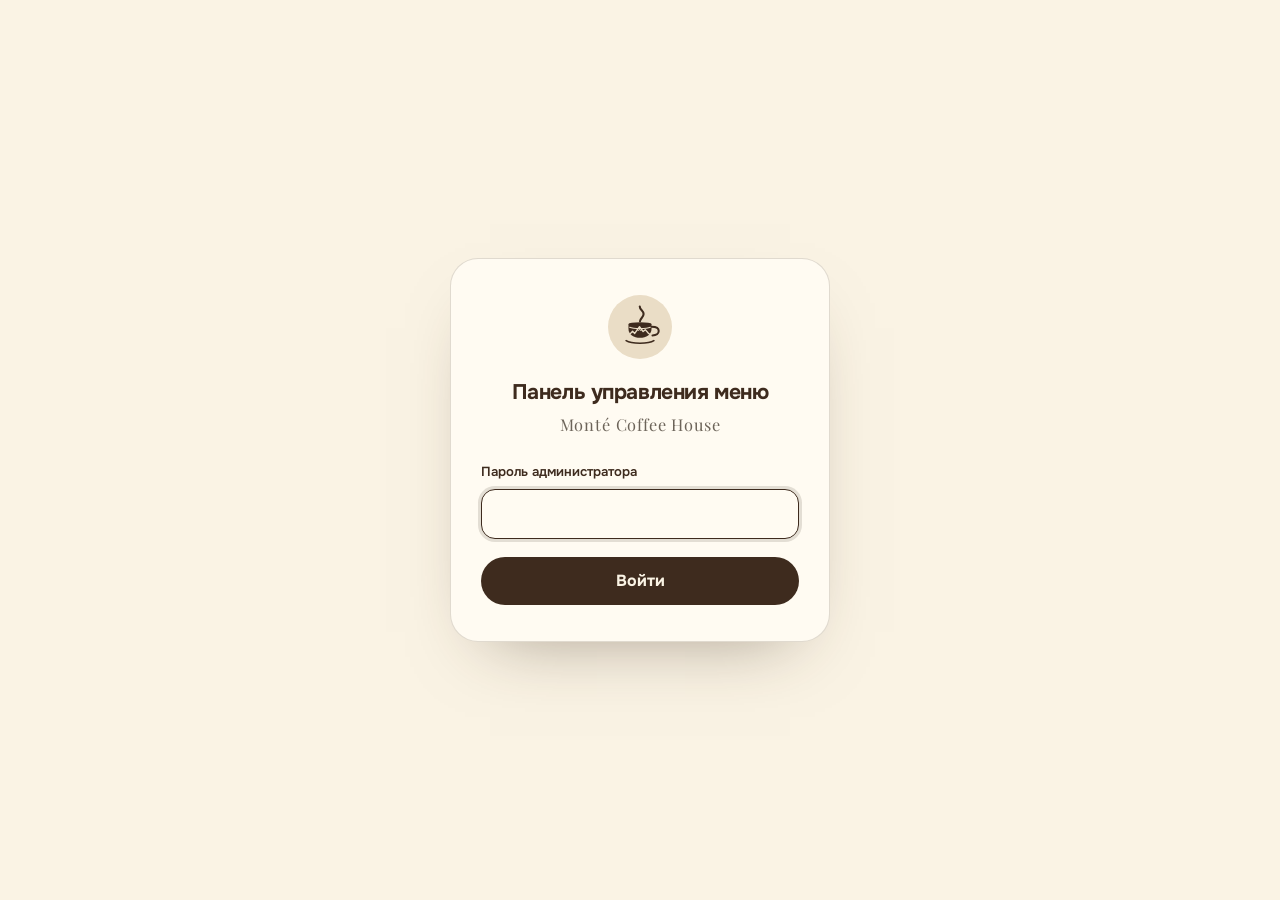
<file: admin.html>
<!DOCTYPE html>
<html lang="ru">
<head>
<meta charset="utf-8">
<meta name="viewport" content="width=device-width, initial-scale=1">
<title>Меню — панель управления · Monté Coffee House</title>
<meta name="robots" content="noindex, nofollow">
<meta name="theme-color" content="#3e2b1e">

<link rel="icon" href="assets/mark.svg" type="image/svg+xml">
<link rel="preconnect" href="https://fonts.googleapis.com">
<link rel="preconnect" href="https://fonts.gstatic.com" crossorigin>
<link href="https://fonts.googleapis.com/css2?family=Onest:wght@400;500;600;700;800;900&family=Playfair+Display:wght@500;600&display=swap" rel="stylesheet">
<link rel="stylesheet" href="admin.css">
</head>
<body>

<!-- ══════════ ВХОД ══════════ -->
<main class="gate" id="gate" hidden>
  <form class="gate__card" id="login-form" autocomplete="on">
    <img class="gate__logo" src="assets/mark.svg" alt="" width="64" height="64">
    <h1>Панель управления меню</h1>
    <p class="gate__sub">Monté Coffee House</p>

    <label class="field">
      <span>Пароль администратора</span>
      <input type="password" id="password" name="password" autocomplete="current-password" required>
    </label>

    <p class="msg msg--err" id="login-error" hidden></p>
    <button class="btn btn--primary" type="submit" id="login-btn">Войти</button>
  </form>
</main>

<!-- ══════════ РЕДАКТОР ══════════ -->
<div class="app" id="app" hidden>

  <header class="bar">
    <div class="bar__left">
      <img src="assets/mark.svg" alt="" width="34" height="34">
      <strong>Меню</strong>
      <span class="state" id="state">загружаем…</span>
    </div>
    <div class="bar__right">
      <a class="btn btn--ghost btn--sm" href="/" target="_blank" rel="noopener">Открыть сайт</a>
      <button class="btn btn--ghost btn--sm" type="button" id="logout">Выйти</button>
      <button class="btn btn--primary btn--sm" type="button" id="save" disabled>Сохранить</button>
    </div>
  </header>

  <p class="msg msg--warn" id="setup-warning" hidden></p>
  <p class="msg" id="flash" hidden></p>

  <main class="sheet">

    <section class="block">
      <div class="block__head">
        <h2>Разделы</h2>
        <button class="btn btn--ghost btn--sm" type="button" id="add-cat">+ Раздел</button>
      </div>
      <div class="cats" id="cats"></div>
    </section>

    <section class="block">
      <div class="block__head">
        <h2 id="cat-caption">Позиции</h2>
        <div class="block__actions">
          <button class="btn btn--ghost btn--sm" type="button" id="rename-cat">Переименовать раздел</button>
          <button class="btn btn--ghost btn--sm btn--danger" type="button" id="del-cat">Удалить раздел</button>
        </div>
      </div>

      <div class="rows" id="rows"></div>
      <button class="btn btn--dash" type="button" id="add-item">+ Добавить позицию</button>
    </section>

    <section class="block">
      <div class="block__head"><h2>Подпись под заголовком меню</h2></div>
      <textarea id="note" class="note" rows="2" maxlength="300"
        placeholder="Например: альтернативное молоко без доплаты"></textarea>
      <p class="hint">Показывается на сайте под заголовком «Что налить и чем закусить». Перенос строки — Enter.</p>
    </section>

    <section class="block block--muted">
      <div class="block__head"><h2>Служебное</h2></div>
      <div class="block__actions">
        <button class="btn btn--ghost btn--sm" type="button" id="reload">Отменить правки</button>
        <button class="btn btn--ghost btn--sm" type="button" id="download">Скачать JSON</button>
      </div>
      <p class="hint" id="meta"></p>
    </section>

  </main>
</div>

<script src="admin.js"></script>
</body>
</html>
</file>
<file: admin.css>
/* ═══════════════════════════════════════════════
   Monté Coffee House — панель управления меню
   Та же палитра, что и на сайте
   ═══════════════════════════════════════════════ */

:root{
  --brown:#3e2b1e;
  --brown-2:#2a1c12;
  --crema:#eaddc6;
  --cream:#faf3e4;
  --paper:#fffbf2;
  --ink:#2e2318;
  --amber:#dda94a;
  --danger:#b3261e;
  --line:color-mix(in srgb,var(--brown) 16%,transparent);
  --font:"Onest","Golos Text","Segoe UI",system-ui,-apple-system,sans-serif;
}

*,*::before,*::after{box-sizing:border-box}
/* обязательно: у .gate задан display:grid, он перебивает атрибут hidden */
[hidden]{display:none !important}
body{
  margin:0;background:var(--cream);color:var(--ink);
  font-family:var(--font);font-size:16px;line-height:1.5;
  -webkit-text-size-adjust:100%;
}
h1,h2{margin:0;color:var(--brown);letter-spacing:-.02em}
button,input,textarea{font:inherit;color:inherit}

/* ─────────── кнопки ─────────── */
.btn{
  display:inline-flex;align-items:center;justify-content:center;gap:8px;
  padding:12px 22px;border:0;border-radius:99px;
  font-weight:700;cursor:pointer;white-space:nowrap;
  transition:background .2s,color .2s,border-color .2s,opacity .2s;
}
.btn--sm{padding:9px 16px;font-size:.88rem}
.btn--primary{background:var(--brown);color:var(--cream)}
.btn--primary:hover:not(:disabled){background:var(--brown-2)}
.btn--ghost{background:transparent;color:var(--brown);border:1.5px solid var(--line)}
.btn--ghost:hover:not(:disabled){background:var(--paper);border-color:var(--brown)}
.btn--danger{color:var(--danger);border-color:color-mix(in srgb,var(--danger) 30%,transparent)}
.btn--danger:hover:not(:disabled){background:color-mix(in srgb,var(--danger) 8%,transparent);border-color:var(--danger)}
.btn:disabled{opacity:.45;cursor:not-allowed}
.btn--dash{
  width:100%;margin-top:12px;padding:14px;border-radius:16px;
  background:transparent;border:1.5px dashed var(--line);color:var(--brown);
}
.btn--dash:hover{border-color:var(--brown);background:var(--paper)}

/* ─────────── сообщения ─────────── */
.msg{margin:0 0 16px;padding:12px 16px;border-radius:14px;font-size:.9rem;background:var(--paper);border:1.5px solid var(--line)}
.msg--err{background:color-mix(in srgb,var(--danger) 8%,var(--paper));border-color:color-mix(in srgb,var(--danger) 35%,transparent);color:var(--danger)}
.msg--warn{background:color-mix(in srgb,var(--amber) 26%,var(--paper));border-color:color-mix(in srgb,var(--amber) 70%,transparent)}
.msg--ok{background:color-mix(in srgb,var(--brown) 7%,var(--paper))}

/* ─────────── вход ─────────── */
.gate{min-height:100dvh;display:grid;place-items:center;padding:24px}
.gate__card{
  width:min(100%,380px);background:var(--paper);
  border:1.5px solid var(--line);border-radius:28px;padding:36px 30px;
  box-shadow:0 30px 70px -40px rgb(62 43 30/.5);text-align:center;
}
/* знак — прозрачный SVG, под него подложен кремовый кружок */
.gate__logo{border-radius:50%;margin-bottom:14px;padding:8px;box-sizing:border-box;background:var(--crema)}
.gate h1{font-size:1.32rem;line-height:1.2}
.gate__sub{
  margin:6px 0 26px;font-family:"Playfair Display",Georgia,serif;
  font-size:1.02rem;letter-spacing:.05em;color:color-mix(in srgb,var(--ink) 70%,transparent);
}
.gate .btn{width:100%}
.gate .msg{text-align:left}

.field{display:block;text-align:left;margin-bottom:18px}
.field span{display:block;margin-bottom:7px;font-size:.82rem;font-weight:600;color:var(--brown)}

input[type=text],input[type=password],input[type=number],textarea{
  width:100%;padding:12px 14px;border-radius:14px;
  background:var(--paper);border:1.5px solid var(--line);
  transition:border-color .2s,box-shadow .2s;
}
input:focus,textarea:focus{
  outline:0;border-color:var(--brown);
  box-shadow:0 0 0 3px color-mix(in srgb,var(--brown) 14%,transparent);
}

/* ─────────── шапка ─────────── */
.bar{
  position:sticky;top:0;z-index:10;
  display:flex;align-items:center;justify-content:space-between;gap:16px;flex-wrap:wrap;
  padding:12px clamp(16px,4vw,32px);
  background:color-mix(in srgb,var(--cream) 90%,transparent);
  backdrop-filter:blur(12px);border-bottom:1.5px solid var(--line);
}
.bar__left{display:flex;align-items:center;gap:12px;min-width:0}
.bar__left img{border-radius:50%;padding:5px;box-sizing:border-box;background:var(--crema)}
.bar__left strong{color:var(--brown);font-size:1.05rem}
.bar__right{display:flex;align-items:center;gap:8px;flex-wrap:wrap}
.state{font-size:.82rem;color:color-mix(in srgb,var(--ink) 55%,transparent)}
.state--dirty{color:var(--danger);font-weight:600}

/* ─────────── листы ─────────── */
.sheet{max-width:1000px;margin:0 auto;padding:clamp(16px,4vw,32px)}
.block{
  background:var(--paper);border:1.5px solid var(--line);
  border-radius:24px;padding:clamp(18px,3vw,26px);margin-bottom:18px;
}
.block--muted{background:transparent}
.block__head{display:flex;align-items:center;justify-content:space-between;gap:12px;flex-wrap:wrap;margin-bottom:16px}
.block__head h2{font-size:1.05rem}
.block__actions{display:flex;gap:8px;flex-wrap:wrap}
.hint{margin:10px 0 0;font-size:.82rem;color:color-mix(in srgb,var(--ink) 55%,transparent)}
.note{resize:vertical;min-height:64px}

/* ─────────── разделы ─────────── */
.cats{display:flex;gap:8px;flex-wrap:wrap}
.cat{
  display:inline-flex;align-items:center;gap:8px;
  padding:9px 8px 9px 16px;border-radius:99px;
  background:transparent;border:1.5px solid var(--line);color:var(--brown);
  font-weight:600;font-size:.9rem;cursor:pointer;
}
.cat:hover{border-color:var(--brown)}
.cat.is-on{background:var(--brown);border-color:var(--brown);color:var(--cream)}
.cat__n{opacity:.6;font-size:.8rem}
.cat__mv{
  display:grid;place-items:center;width:22px;height:22px;
  border:0;border-radius:50%;background:color-mix(in srgb,var(--brown) 10%,transparent);
  color:inherit;font-size:.7rem;line-height:1;cursor:pointer;
}
.cat.is-on .cat__mv{background:color-mix(in srgb,var(--cream) 22%,transparent)}
.cat__mv:hover{background:color-mix(in srgb,var(--brown) 24%,transparent)}
.cat__mv:disabled{opacity:.3;cursor:not-allowed}

/* ─────────── строки меню ─────────── */
.rows{display:flex;flex-direction:column;gap:10px}
.row{
  display:grid;gap:10px;align-items:center;
  grid-template-columns:minmax(0,1.1fr) minmax(0,1.4fr) 110px auto auto;
  padding:12px;border-radius:18px;border:1.5px solid var(--line);background:var(--cream);
}
.row.is-hidden{opacity:.5}
.row__price{display:flex;align-items:center;gap:6px}
.row__price input{width:100%;text-align:right}
.row__cur{color:color-mix(in srgb,var(--ink) 55%,transparent)}
.row__flags{display:flex;gap:6px}
.row__tools{display:flex;gap:6px;justify-content:flex-end}

.chip{
  display:grid;place-items:center;width:36px;height:36px;flex:none;
  border:1.5px solid var(--line);border-radius:12px;background:var(--paper);
  cursor:pointer;font-size:.95rem;line-height:1;transition:background .2s,border-color .2s;
}
.chip:hover{border-color:var(--brown)}
.chip:disabled{opacity:.3;cursor:not-allowed}
.chip.is-on{background:var(--brown);border-color:var(--brown);color:var(--cream)}
.chip--star.is-on{background:var(--amber);border-color:var(--amber);color:var(--brown-2)}
.chip--del:hover{border-color:var(--danger);color:var(--danger)}

.empty{padding:22px;text-align:center;color:color-mix(in srgb,var(--ink) 55%,transparent);font-size:.9rem}

/* ─────────── мобильная раскладка ─────────── */
@media (max-width:760px){
  .row{
    grid-template-columns:1fr auto;
    grid-template-areas:
      "name  name"
      "note  note"
      "price flags"
      "tools tools";
  }
  .row__name{grid-area:name}
  .row__note{grid-area:note}
  .row__price{grid-area:price}
  .row__flags{grid-area:flags;justify-content:flex-end}
  .row__tools{grid-area:tools;justify-content:flex-start;border-top:1.5px solid var(--line);padding-top:10px}
  .bar__right .btn{flex:1 1 auto}
}
</file>
